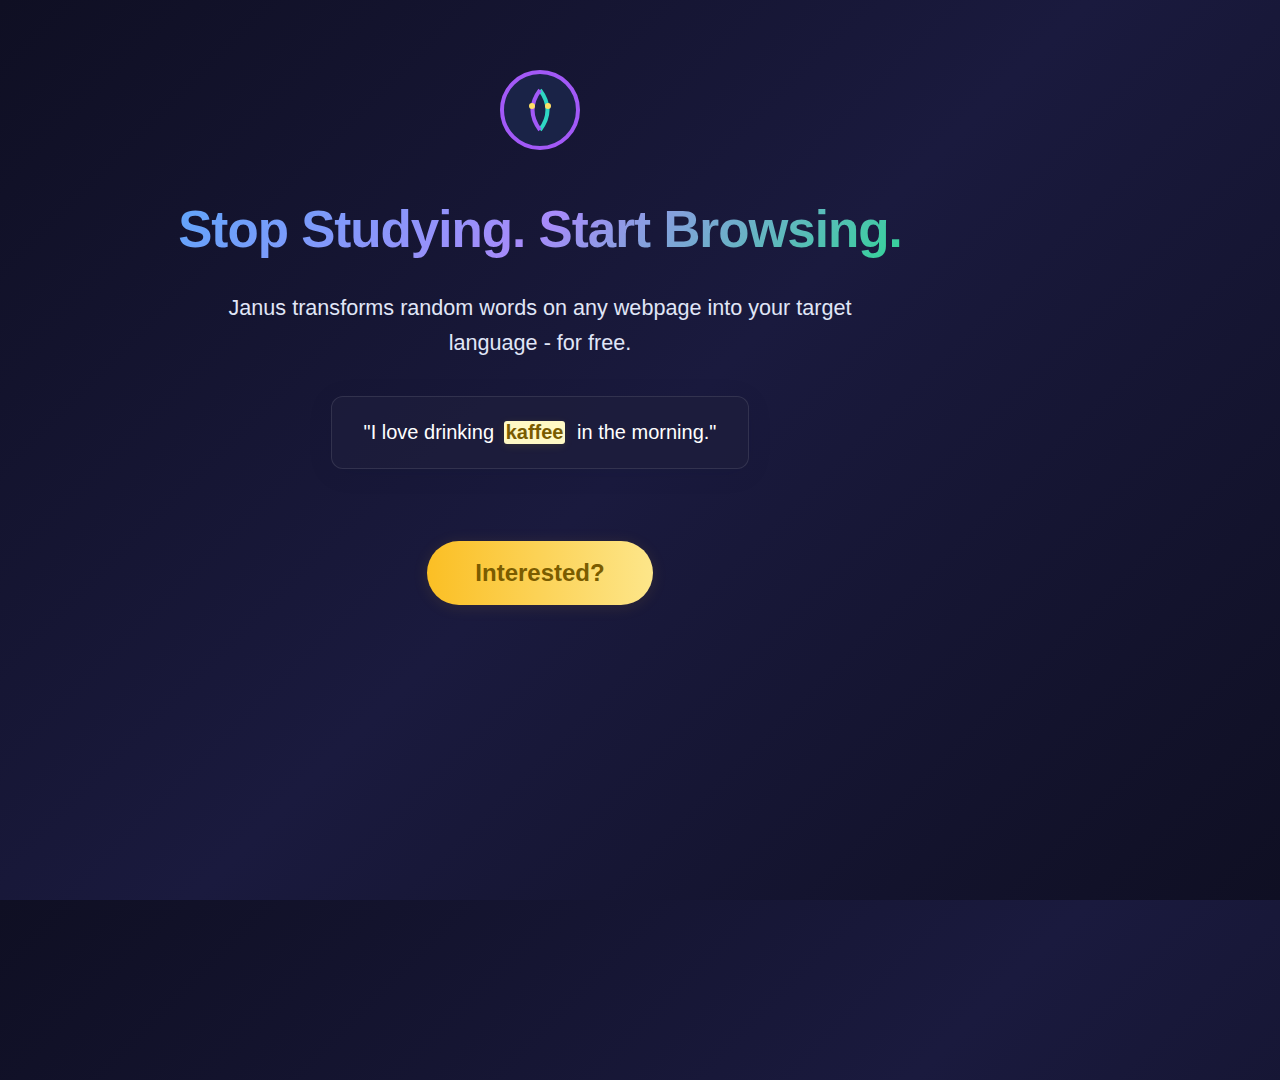
<file: ad.html>
<!DOCTYPE html>
<html lang="en">
<head>
  <meta charset="UTF-8">
  <meta name="viewport" content="width=1080, initial-scale=1.0">
  <title>Janus Instagram Ad</title>
  <style>
    html, body {
      height: 100%;
      margin: 0;
      padding: 0;
    }
    body {
      width: 1080px;
      height: 1080px;
      background: linear-gradient(135deg, #0f0f23 0%, #1a1a3e 50%, #0f0f23 100%);
      display: flex;
      flex-direction: column;
      align-items: center;
      justify-content: flex-start;
      font-family: 'Inter', 'Segoe UI', Arial, sans-serif;
      color: #fff;
      box-sizing: border-box;
      position: relative;
      overflow: hidden;
    }
    .logo {
      margin-top: 60px;
      margin-bottom: 40px;
      width: 100px;
      height: 100px;
      display: flex;
      align-items: center;
      justify-content: center;
    }
    .headline {
      font-size: 3.2rem;
      font-weight: 800;
      text-align: center;
      background: linear-gradient(135deg, #60a5fa 0%, #a78bfa 50%, #34d399 100%);
      -webkit-background-clip: text;
      -webkit-text-fill-color: transparent;
      background-clip: text;
      text-fill-color: transparent;
      margin-bottom: 32px;
      letter-spacing: -1px;
    }
    .messages {
      font-size: 1.35rem;
      font-weight: 400;
      text-align: center;
      margin-bottom: 36px;
      color: #e0e6f7;
      line-height: 1.6;
      max-width: 700px;
      margin-left: auto;
      margin-right: auto;
    }
    .highlight, .highlight-yellow {
      background: #fff9c4;
      color: #7a5c00;
      border-radius: 0.15em;
      padding: 0.01em 0.08em;
      display: inline-block;
      min-width: 4ch;
      white-space: nowrap;
      text-align: center;
      font-weight: 600;
      box-shadow: 0 2px 8px 0 rgba(255, 215, 0, 0.10);
      margin-right: 0.1em;
      transition: opacity 0.4s;
    }
    .example {
      background: rgba(30, 30, 60, 0.7);
      border: 1px solid rgba(255, 255, 255, 0.1);
      border-radius: 12px;
      padding: 24px 32px;
      margin: 0 auto 40px auto;
      max-width: 600px;
      font-size: 1.25rem;
      color: #fff;
      box-shadow: 0 4px 24px 0 rgba(10,19,51,0.10);
      display: flex;
      align-items: center;
      justify-content: center;
      gap: 10px;
    }
    .cta {
      margin-top: 32px;
      font-size: 1.5rem;
      font-weight: 700;
      color: #fff;
      background: linear-gradient(90deg, #2563eb 0%, #a21caf 100%);
      border: none;
      border-radius: 32px;
      padding: 18px 48px;
      cursor: pointer;
      box-shadow: 0 2px 16px 0 rgba(162,89,247,0.10);
      text-decoration: none;
      transition: transform 0.1s;
      display: inline-block;
    }
    .cta:hover {
      transform: scale(1.04);
      box-shadow: 0 4px 24px 0 rgba(47,215,196,0.15);
    }
    .cta-gold {
      margin-top: 32px;
      font-size: 1.5rem;
      font-weight: 700;
      color: #7a5c00;
      background: linear-gradient(90deg, #fbbf24 0%, #fde68a 100%);
      border: none;
      border-radius: 32px;
      padding: 18px 48px;
      cursor: pointer;
      box-shadow: 0 2px 16px 0 rgba(251,191,36,0.10);
      text-decoration: none;
      transition: transform 0.1s;
      display: inline-block;
    }
    .cta-gold:hover {
      transform: scale(1.04);
      box-shadow: 0 4px 24px 0 rgba(251,191,36,0.15);
    }
    @media (max-width: 1100px) {
      body {
        width: 100vw;
        height: 100vw;
        min-width: 320px;
        min-height: 320px;
      }
    }
  </style>
</head>
<body>
  <div class="logo">
    <!-- Placeholder Janus dual-face SVG icon -->
    <svg width="80" height="80" viewBox="0 0 80 80" fill="none" xmlns="http://www.w3.org/2000/svg">
      <circle cx="40" cy="40" r="38" fill="#1a2347" stroke="#a259f7" stroke-width="4"/>
      <path d="M40 20 Q55 40 40 60" stroke="#2fd7c4" stroke-width="4" fill="none"/>
      <path d="M40 20 Q25 40 40 60" stroke="#a259f7" stroke-width="4" fill="none"/>
      <circle cx="32" cy="36" r="3" fill="#ffe066"/>
      <circle cx="48" cy="36" r="3" fill="#ffe066"/>
    </svg>
  </div>
  <div class="headline">Stop Studying. Start Browsing.</div>
  <div class="messages">
    <div>Janus transforms random words on any webpage into your target language - for free.</div>
  </div>
  <div class="example">
    <span>"I love drinking</span>
    <span class="highlight">kaffee</span>
    <span>in the morning."</span>
  </div>
  <a class="cta-gold" href="#">Interested?</a>
</body>
</html>
</file>
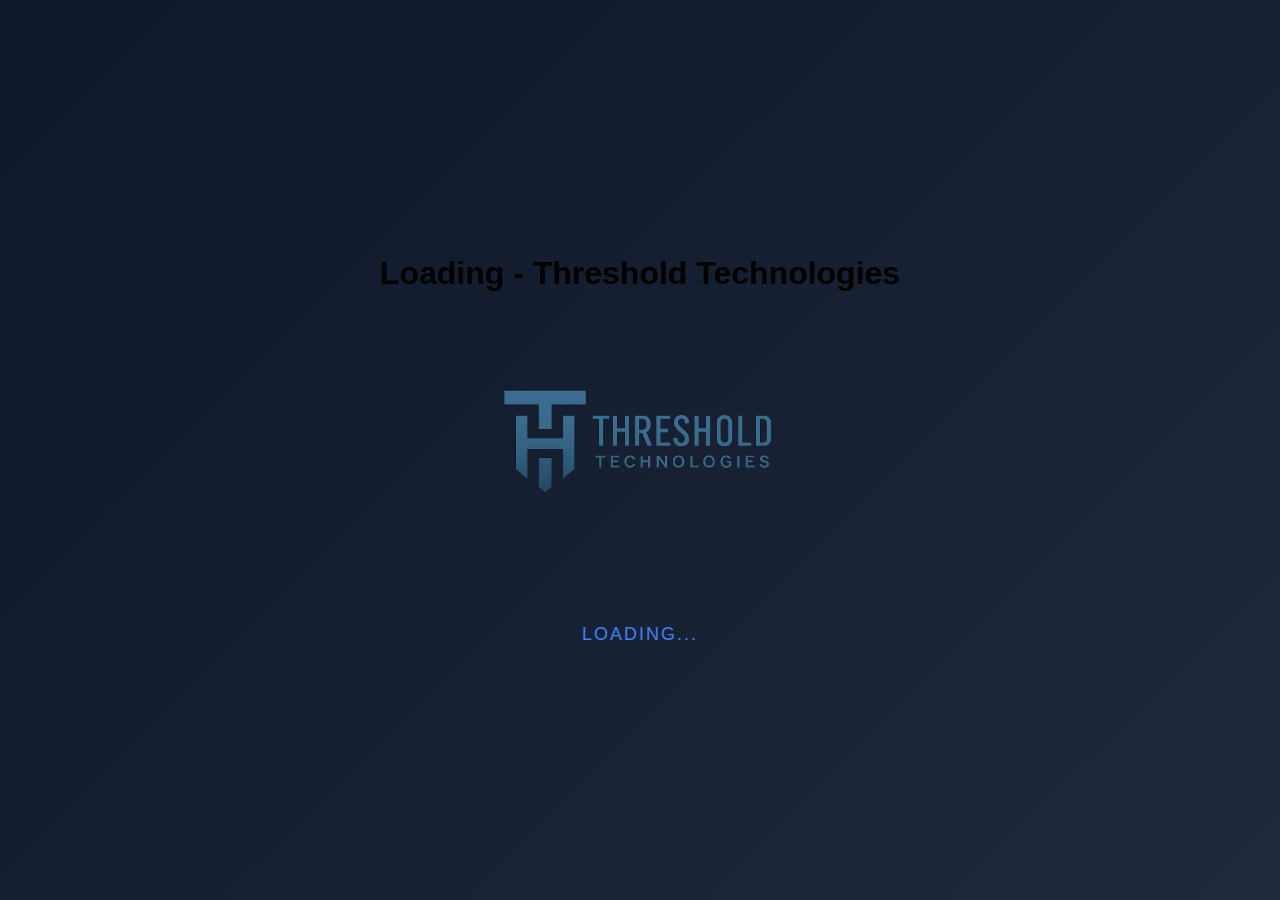
<file: tt.html>
<!DOCTYPE html>
<html lang="en">
  <head>
    <meta charset="UTF-8" />
    <meta name="viewport" content="width=device-width, initial-scale=1.0" />
    <title>Loading - Threshold Technologies</title>
    <style>
      * {
        margin: 0;
        padding: 0;
        box-sizing: border-box;
      }

      body {
        font-family: "Arial", sans-serif;
        background: linear-gradient(135deg, #0f172a 0%, #1e293b 100%);
        min-height: 100vh;
        overflow: hidden;
      }

      .loading-container {
        position: relative;
        width: 100vw;
        height: 100vh;
        display: flex;
        justify-content: center;
        align-items: center;
        flex-direction: column;
      }

      .logo {
        max-width: 400px;
        max-height: 300px;
        width: auto;
        height: auto;
        transition: all 0.8s ease-in-out;
      }

      .hidden {
        display: none !important;
      }

      .janus-logo:hover {
        transform: scale(1.05);
        filter: drop-shadow(0 0 30px rgba(59, 130, 246, 0.5));
        transition: all 0.3s ease;
      }

      .janus-logo:active {
        transform: scale(0.98);
        transition: all 0.1s ease;
      }

      .loading-text {
        margin-top: 2rem;
        color: #3b82f6;
        font-size: 18px;
        font-weight: 300;
        letter-spacing: 2px;
        opacity: 1;
        animation: fadeOutText 4s ease-in-out forwards;
      }

      @keyframes fadeOutText {
        0% {
          opacity: 0;
        }
        25% {
          opacity: 1;
        }
        75% {
          opacity: 1;
        }
        100% {
          opacity: 0;
        }
      }

      @media (max-width: 768px) {
        .logo {
          max-width: 300px;
          max-height: 200px;
        }
        .loading-text {
          font-size: 16px;
        }
      }

      #janusLogoLink {
        opacity: 0;
        pointer-events: none;
        transition: opacity 0.7s cubic-bezier(0.4,0,0.2,1);
      }
      #janusLogoLink.visible {
        opacity: 1;
        pointer-events: auto;
      }

      #janusLogoLink:focus {
        outline: 3px solid #3b82f6;
        outline-offset: 4px;
        border-radius: 16px;
        box-shadow: 0 0 0 6px rgba(59,130,246,0.15);
      }
      #janusLogoLink:hover, #janusLogoLink:focus {
        background: rgba(59,130,246,0.08);
        border-radius: 16px;
        box-shadow: 0 4px 24px 0 rgba(59,130,246,0.18);
        transition: background 0.2s, box-shadow 0.2s;
      }

      @keyframes pulse {
        0%, 100% { transform: scale(1); box-shadow: 0 0 0 0 rgba(59,130,246,0.15);}
        50% { transform: scale(1.08); box-shadow: 0 0 24px 8px rgba(59,130,246,0.18);}
      }
      .janus-logo.pulsing {
        animation: pulse 1.2s infinite;
      }
    </style>
  </head>
  <body>
    <div class="loading-container">
      <h1 class="sr-only">Loading - Threshold Technologies</h1>
      <img
        src="images/thresh.png"
        alt="Threshold Technologies"
        class="logo threshold-logo"
        id="thresholdLogo"
      />
      <a href="/janus" id="janusLogoLink" class="hidden" tabindex="0" role="button" aria-label="Go to Janus" title="Go to Janus">
        <img
          src="images/logo.png"
          alt="JANUS"
          class="logo janus-logo"
          id="janusLogo"
        />
      </a>
      <div class="loading-text" id="loadingText">LOADING...</div>
    </div>

    <script>
      document.addEventListener("DOMContentLoaded", function () {
        setTimeout(function () {
          document.getElementById("thresholdLogo").classList.add("hidden");
          var janus = document.getElementById("janusLogoLink");
          var janusImg = document.getElementById("janusLogo");
          janus.classList.remove("hidden");
          setTimeout(function() {
            janus.classList.add("visible");
            janusImg.classList.add("pulsing");
            // Auto-redirect after 5s if not clicked
            var autoRedirect = setTimeout(function() {
              window.location.href = '/janus';
            }, 5000);
            // Cancel auto-redirect if user clicks/taps
            janus.addEventListener('click', function() { clearTimeout(autoRedirect); });
            janus.addEventListener('touchstart', function() { clearTimeout(autoRedirect); });
          }, 10);
        }, 4000);
      });
    </script>
  </body>
</html>
</file>
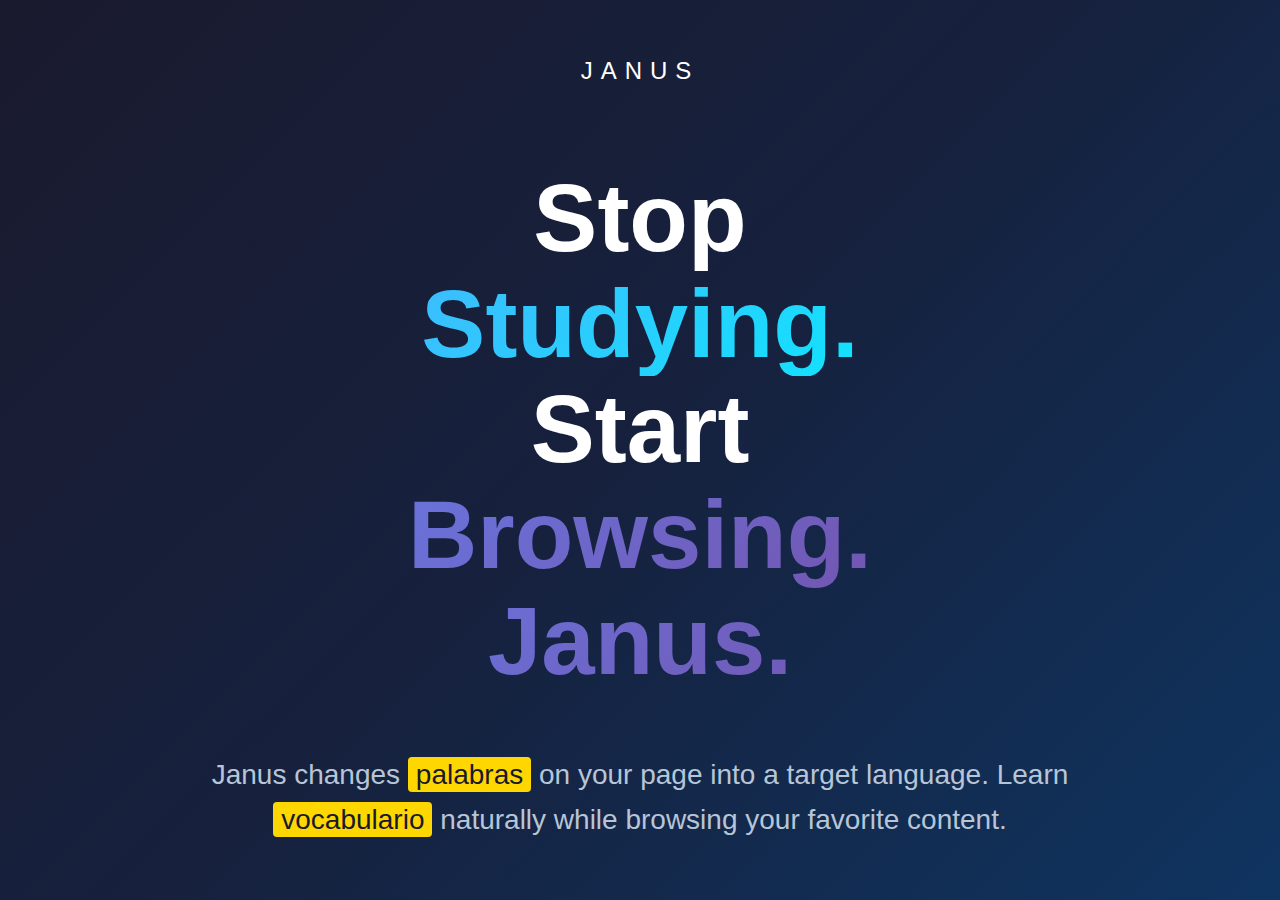
<file: ig ads/a.html>
<!DOCTYPE html>
<html lang="en">
<head>
    <meta charset="UTF-8">
    <meta name="viewport" content="width=device-width, initial-scale=1.0">
    <title>Janus - Stop Studying. Start Browsing.</title>
    <style>
        * {
            margin: 0;
            padding: 0;
            box-sizing: border-box;
        }

        body {
            font-family: -apple-system, BlinkMacSystemFont, 'Segoe UI', Roboto, Oxygen, Ubuntu, Cantarell, sans-serif;
            background: linear-gradient(135deg, #1a1a2e 0%, #16213e 50%, #0f3460 100%);
            min-height: 100vh;
            display: flex;
            flex-direction: column;
            justify-content: center;
            align-items: center;
            color: white;
            padding: 40px 20px;
        }

        .container {
            text-align: center;
            max-width: 900px;
            width: 100%;
        }

        .logo {
            margin-bottom: 80px;
            animation: fadeInDown 4s ease-out;
        }

        .logo img {
            width: 80px;
            height: 80px;
            margin-bottom: 20px;
        }

        .logo-text {
            font-size: 24px;
            font-weight: 300;
            letter-spacing: 8px;
            color: #ffffff;
            text-transform: uppercase;
        }

        .main-heading {
            font-size: clamp(48px, 8vw, 96px);
            font-weight: 800;
            line-height: 1.1;
            margin-bottom: 60px;
            animation: fadeInUp 4s ease-out 0.3s both;
        }

        .stop {
            color: #ffffff;
        }

        .studying {
            background: linear-gradient(135deg, #4facfe 0%, #00f2fe 100%);
            -webkit-background-clip: text;
            -webkit-text-fill-color: transparent;
            background-clip: text;
        }

        .start {
            color: #ffffff;
        }

        .browsing {
            background: linear-gradient(135deg, #667eea 0%, #764ba2 100%);
            -webkit-background-clip: text;
            -webkit-text-fill-color: transparent;
            background-clip: text;
        }

        .janus-text {
            background: linear-gradient(135deg, #667eea 0%, #764ba2 100%);
            -webkit-background-clip: text;
            -webkit-text-fill-color: transparent;
            background-clip: text;
        }

        .description {
            font-size: clamp(18px, 3vw, 28px);
            font-weight: 300;
            line-height: 1.6;
            color: #b8c5d6;
            animation: fadeInUp 4s ease-out 0.6s both;
        }

        .highlight-palabras {
            background-color: #ffd700;
            color: #1a1a2e;
            padding: 2px 8px;
            border-radius: 4px;
            font-weight: 500;
        }

        .highlight-vocabulario {
            background-color: #ffd700;
            color: #1a1a2e;
            padding: 2px 8px;
            border-radius: 4px;
            font-weight: 500;
        }

        @keyframes fadeInDown {
            from {
                opacity: 0;
                transform: translateY(-30px);
            }
            to {
                opacity: 1;
                transform: translateY(0);
            }
        }

        @keyframes fadeInUp {
            from {
                opacity: 0;
                transform: translateY(30px);
            }
            to {
                opacity: 1;
                transform: translateY(0);
            }
        }

        @media (max-width: 768px) {
            .logo {
                margin-bottom: 60px;
            }
            
            .main-heading {
                margin-bottom: 40px;
            }
            
            .logo-text {
                font-size: 20px;
                letter-spacing: 6px;
            }
        }
    </style>
</head>
<body>
    <div class="container">
        <div class="logo">
            <div class="logo-text">JANUS</div>
        </div>

        <h1 class="main-heading">
            <div class="stop">Stop</div>
            <div class="studying">Studying.</div>
            <div class="start">Start</div>
            <div class="browsing">Browsing.</div>
            <div class="janus-text">Janus.</div>
        </h1>

        <p class="description">
            Janus changes <span class="highlight-palabras">palabras</span> on your page into a target language. Learn <span class="highlight-vocabulario">vocabulario</span> naturally while browsing your favorite content.
        </p>
    </div>
</body>
</html>
</file>
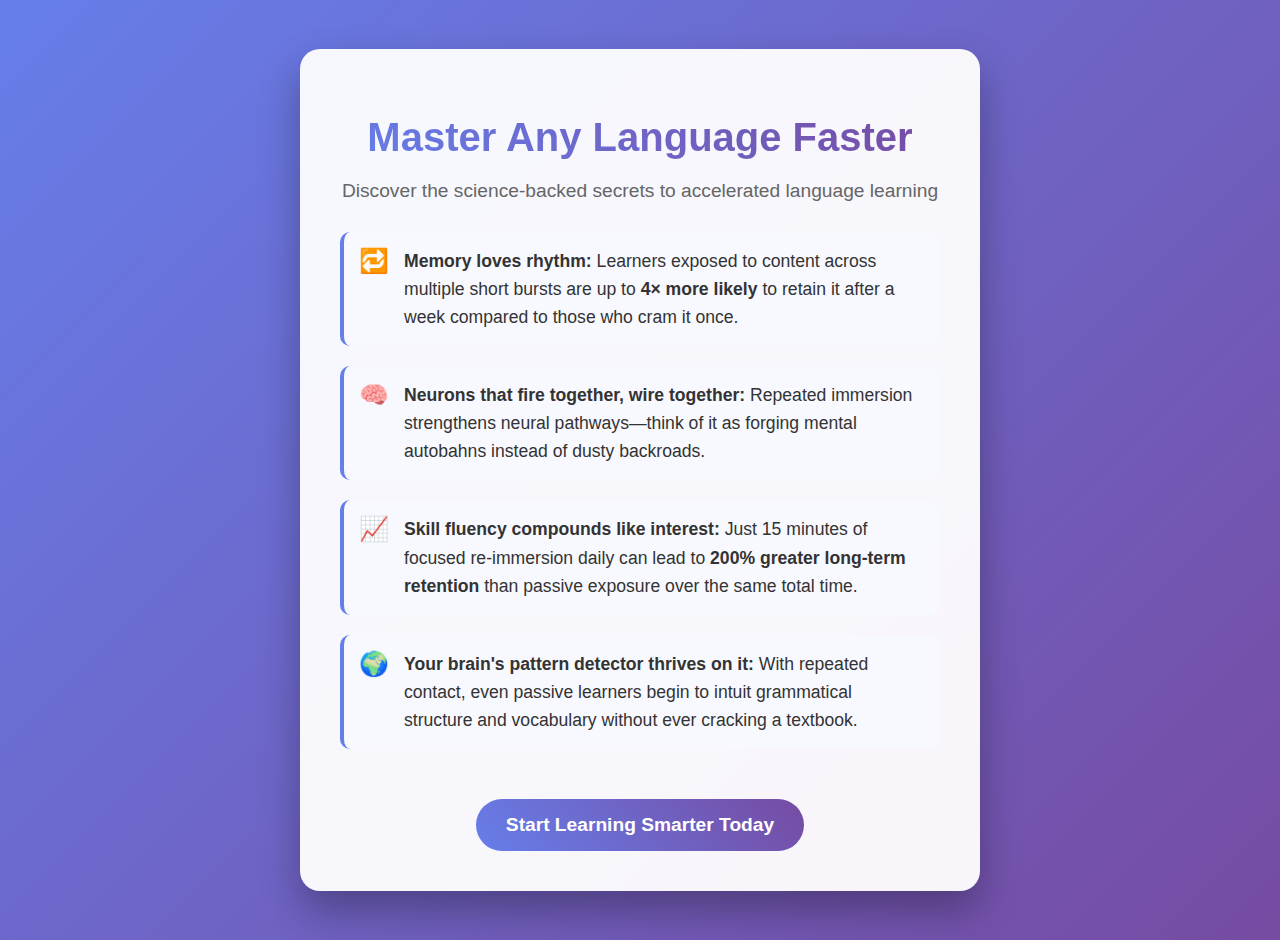
<file: ig ads/b.html>
<!DOCTYPE html>
<html lang="en">
<head>
    <meta charset="UTF-8">
    <meta name="viewport" content="width=device-width, initial-scale=1.0">
    <title>Unlock Your Learning Potential</title>
    <style>
        body {
            font-family: 'Arial', sans-serif;
            margin: 0;
            padding: 20px;
            background: linear-gradient(135deg, #667eea 0%, #764ba2 100%);
            color: white;
            min-height: 100vh;
            display: flex;
            align-items: center;
            justify-content: center;
        }
        
        .ad-container {
            background: rgba(255, 255, 255, 0.95);
            color: #333;
            padding: 40px;
            border-radius: 20px;
            box-shadow: 0 20px 40px rgba(0, 0, 0, 0.3);
            max-width: 600px;
            text-align: center;
        }
        
        .title {
            font-size: 2.5em;
            margin-bottom: 10px;
            background: linear-gradient(45deg, #667eea, #764ba2);
            -webkit-background-clip: text;
            -webkit-text-fill-color: transparent;
            background-clip: text;
            font-weight: bold;
        }
        
        .subtitle {
            font-size: 1.2em;
            color: #666;
            margin-bottom: 30px;
        }
        
        .benefits {
            text-align: left;
            margin: 30px 0;
        }
        
        .benefit-item {
            display: flex;
            align-items: flex-start;
            margin: 20px 0;
            padding: 15px;
            background: #f8f9ff;
            border-radius: 10px;
            border-left: 4px solid #667eea;
        }
        
        .emoji {
            font-size: 1.5em;
            margin-right: 15px;
            flex-shrink: 0;
        }
        
        .benefit-text {
            line-height: 1.6;
            font-size: 1.1em;
        }
        
        .cta-button {
            background: linear-gradient(45deg, #667eea, #764ba2);
            color: white;
            padding: 15px 30px;
            border: none;
            border-radius: 50px;
            font-size: 1.2em;
            font-weight: bold;
            cursor: pointer;
            transition: transform 0.3s ease;
            margin-top: 20px;
        }
        
        .cta-button:hover {
            transform: translateY(-2px);
            box-shadow: 0 10px 20px rgba(102, 126, 234, 0.4);
        }
    </style>
</head>
<body>
    <div class="ad-container">
        <h1 class="title">Master Any Language Faster</h1>
        <p class="subtitle">
            Discover the science-backed secrets to accelerated language learning
        </p>
        
        <div class="benefits">
            <div class="benefit-item">
                <span class="emoji">🔁</span>
                <div class="benefit-text">
                    <strong>Memory loves rhythm:</strong> Learners exposed to content 
                    across multiple short bursts are up to <strong>4× more likely</strong> 
                    to retain it after a week compared to those who cram it once.
                </div>
            </div>
            
            <div class="benefit-item">
                <span class="emoji">🧠</span>
                <div class="benefit-text">
                    <strong>Neurons that fire together, wire together:</strong> 
                    Repeated immersion strengthens neural pathways—think of it as 
                    forging mental autobahns instead of dusty backroads.
                </div>
            </div>
            
            <div class="benefit-item">
                <span class="emoji">📈</span>
                <div class="benefit-text">
                    <strong>Skill fluency compounds like interest:</strong> Just 15 
                    minutes of focused re-immersion daily can lead to 
                    <strong>200% greater long-term retention</strong> than passive 
                    exposure over the same total time.
                </div>
            </div>
            
            <div class="benefit-item">
                <span class="emoji">🌍</span>
                <div class="benefit-text">
                    <strong>Your brain's pattern detector thrives on it:</strong> 
                    With repeated contact, even passive learners begin to intuit 
                    grammatical structure and vocabulary without ever cracking a textbook.
                </div>
            </div>
        </div>
        
        <button class="cta-button">Start Learning Smarter Today</button>
    </div>
</body>
</html>
</file>
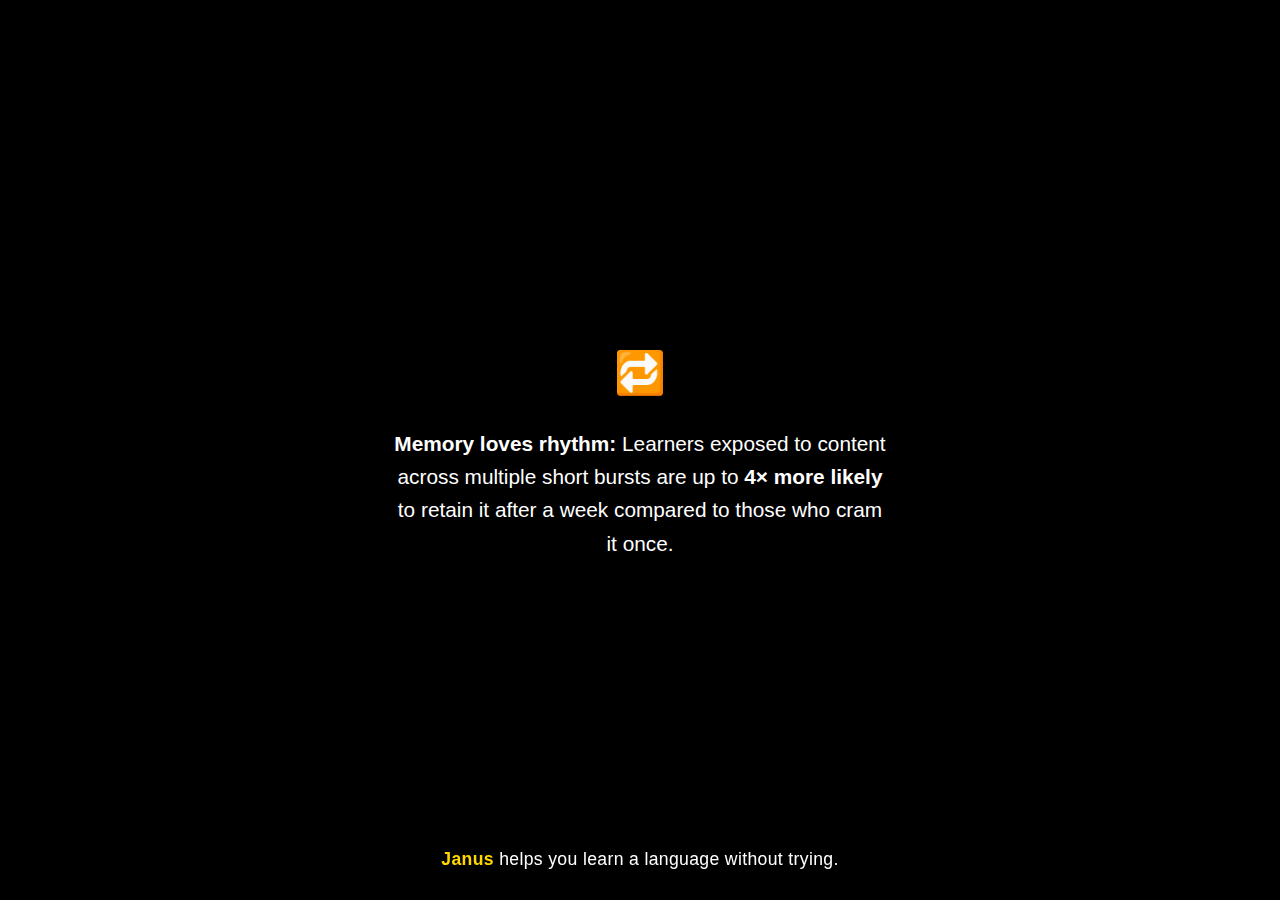
<file: ig ads/memory-loves-rhythm.html>
<!DOCTYPE html>
<html lang="en">
<head>
    <meta charset="UTF-8">
    <meta name="viewport" content="width=device-width, initial-scale=1.0">
    <title>Memory Loves Rhythm</title>
    <style>
        body {
            background: #000;
            color: #fff;
            min-height: 100vh;
            display: flex;
            align-items: center;
            justify-content: center;
            margin: 0;
            font-family: 'Arial', sans-serif;
        }
        .content {
            text-align: center;
            max-width: 500px;
            font-size: 1.3em;
            line-height: 1.6;
        }
        .emoji {
            font-size: 2em;
            display: block;
            margin-bottom: 20px;
        }
        strong {
            font-weight: bold;
        }
        .footer-text {
            position: fixed;
            bottom: 30px;
            left: 0;
            width: 100%;
            text-align: center;
            color: #fff;
            font-size: 1.1em;
            letter-spacing: 0.02em;
        }
        .janus {
            color: #FFD600;
            font-weight: bold;
        }
    </style>
</head>
<body>
    <div class="content">
        <span class="emoji">🔁</span>
        <div>
            <strong>Memory loves rhythm:</strong> Learners exposed to content 
            across multiple short bursts are up to <strong>4× more likely</strong> 
            to retain it after a week compared to those who cram it once.
        </div>
    </div>
    <div class="footer-text">
        <span class="janus">Janus</span> helps you learn a language without trying.
    </div>
</body>
</html>
</file>
